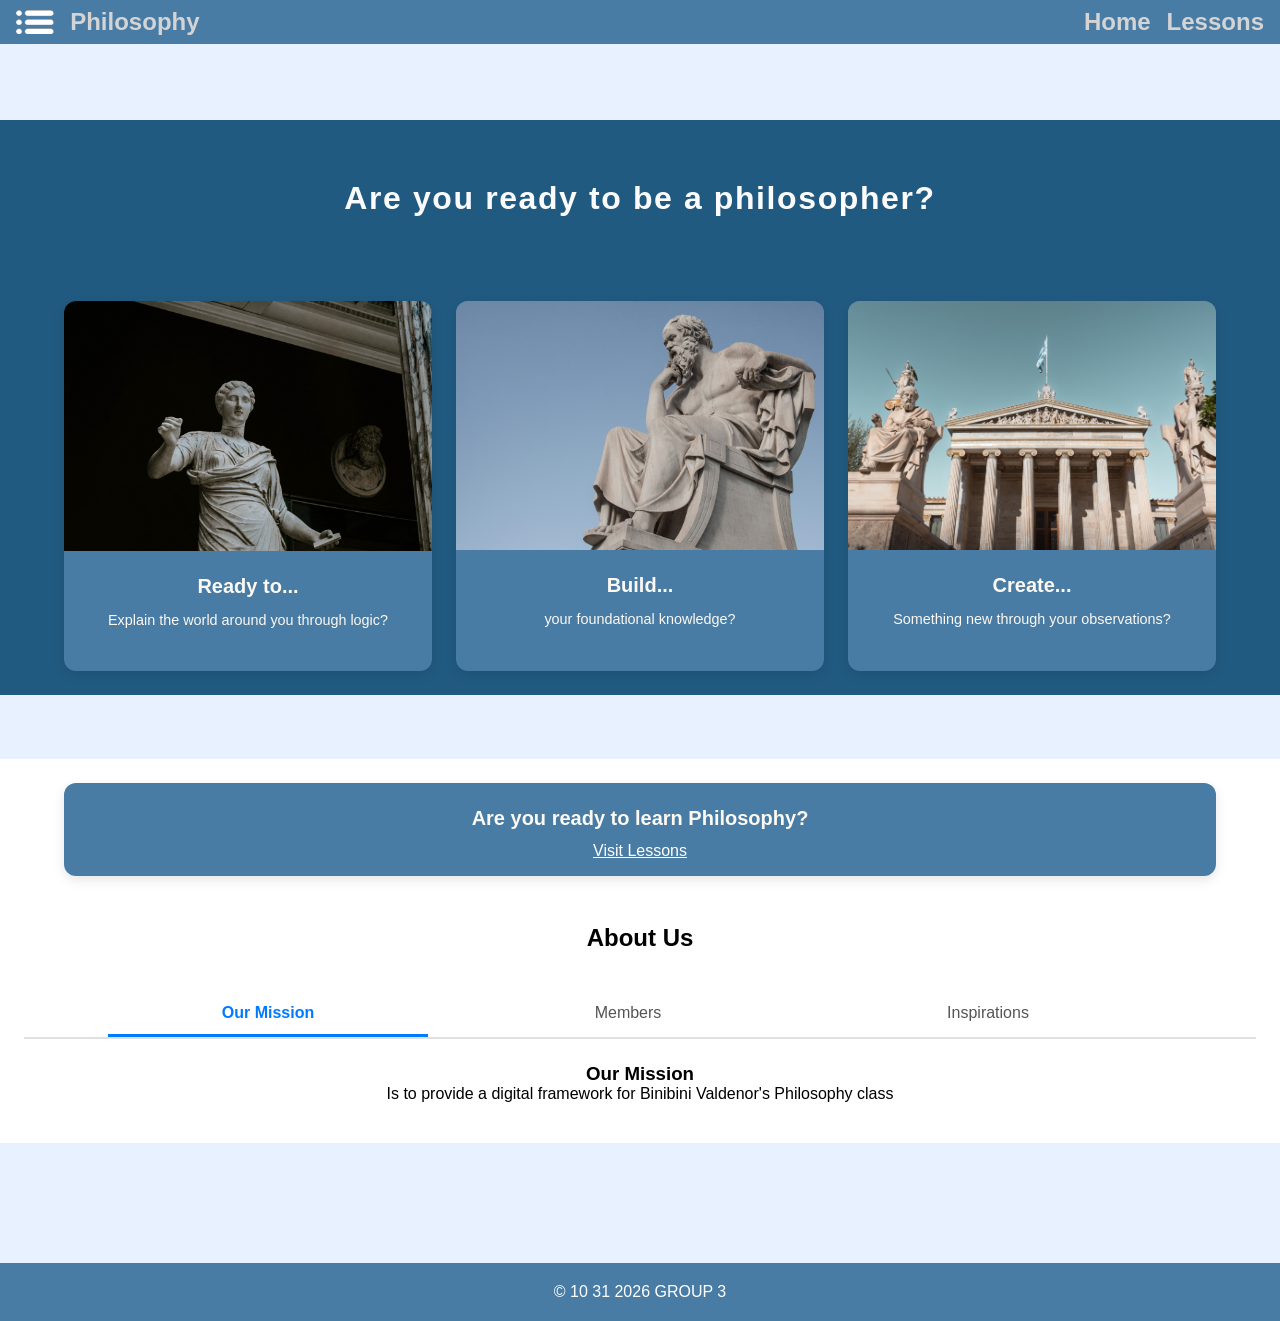
<file: index.html>
<!DOCTYPE html>
<html lang="en">
<head>
    <meta charset="UTF-8">
    <meta name="viewport" content="width=device-width, initial-scale=1.0">
    <title>Home</title>

    <script src="../../src/js/navbar.js" defer></script>
    <link rel="stylesheet" href="../../src/css/index.css">
</head>
<body>
    <div id="navbar-placeholder"></div>

    <div id="WebpageContent">
            <header>
        </nav>
    </header>

    <!--top padding-->
    <section class="PaddingLargeBlue">
    </section>

    <!--first part area-->
    <section id="cardbg">
        <h1>Are you ready to be a philosopher?</h1>
        <div class="card-grid">

  <!-- Card 1 -->
  <div class="card">
    <div class="card-image">
        <img src="../../src/img/pexels-igorejov-20375800.jpg" alt="">
    </div>
    <div class="card-content">
      <h3>Ready to...</h3>
      <p>Explain the world around you through logic?</p>
    </div>
    <div class="card-action">
    </div>
  </div>
  <!-- Card 2 -->
  <div class="card">
    <div class="card-image">
        <img src="../../src/img/pexels-anne-o-sullivan-1478092867-26887007.jpg" alt="">
    </div>
    <div class="card-content">
      <h3>Build...</h3>
      <p>your foundational knowledge?</p>
    </div>
    <div class="card-action">
    </div>
  </div>
  <!-- Card 3 -->
  <div class="card">
    <div class="card-image">
        <img src="../../src/img/pexels-dantemunozphoto-28822019.jpg" alt="">
    </div>
    <div class="card-content">
      <h3>Create...</h3>
      <p>Something new through your observations?</p>
    </div>
    <div class="card-action">
    </div>
  </div>

</section>
</div>

    <!--gap-->
<div class="Padding"></div>

      <!-- prompt -->
       <div id="promptgrid">
  <div id="promptdisplay">
    <div id="prompt">
      <h3>Are you ready to learn Philosophy?</h3>
      <a id="lessonLink" href="../../webpages/main/lecture_category.html">Visit Lessons</a>
    </div>
  </div>
     </div>

    <!--personlized learning-->

<div class="Learning">
    <h2>About Us</h2>
</div>

<div class="Learning">
<!--tablist container-->
<ul class="tab-list" role="tablist" style="display: flex; gap: 1rem; list-style: none; padding: 0;">
    <!--buttons-->
    <li class="tab-item active">
        <a href="#panel-1" class="tab-link" role="tab" aria-selected="true" 
           aria-controls="panel-1">
            Our Mission</a>
    </li>
    
    <li class="tab-item">
        <a href="#panel-2" class="tab-link" role="tab" aria-selected="false" 
           aria-controls="panel-2">
            Members</a>
    </li>
    
    <li class="tab-item">
        <a href="#panel-3" class="tab-link" role="tab" aria-selected="false" 
           aria-controls="panel-3">
            Inspirations</a>
    </li>
</ul>

<!--Tab Panels-->
<div role="tabpanel" id="panel-1" class="tab-panel active" style="display: block;">
    <h3>Our Mission</h3>
    <p>Is to provide a digital framework for Binibini Valdenor's Philosophy class</p>
</div>

<div role="tabpanel" id="panel-2" class="tab-panel" style="display: none;">
    <h3>Members</h3>
    <p>Gimenez <br> Jumawak <br> Palomo <br> Ballesteros <br> Candado <br> Udan <br> Antonio L. <br> Coronel</p>
</div>

<div role="tabpanel" id="panel-3" class="tab-panel" style="display: none;">
    <h3>Inspirations</h3>
    <p>MIT OpenCourseWare <br> Khan Academy</p>
</div>

<script>
    const links = document.querySelectorAll('.tab-link');
    const items = document.querySelectorAll('.tab-item');
    const panels = document.querySelectorAll('.tab-panel');

    links.forEach(link => {
      link.addEventListener('click', (e) => {
        e.preventDefault();

        
        items.forEach(item => item.classList.remove('active'));
        links.forEach(l => l.setAttribute('aria-selected', 'false'));
        panels.forEach(p => {
            p.classList.remove('active');
            p.style.display = 'none'; 
        });

        
        link.parentElement.classList.add('active');
        link.setAttribute('aria-selected', 'true');

        
        const targetId = link.getAttribute('aria-controls');
        const targetPanel = document.getElementById(targetId);
        if (targetPanel) {
            targetPanel.classList.add('active');
            targetPanel.style.display = 'block'; 
        }
      });
    });
</script>

</div>


















     




    <!--bottom padding-->
    <section class="PaddingLargeBlue"></section>


    <footer>
        <p>© 10 31 2026 GROUP 3</p>
    </footer>
    </div>
</body>
</html>
</file>
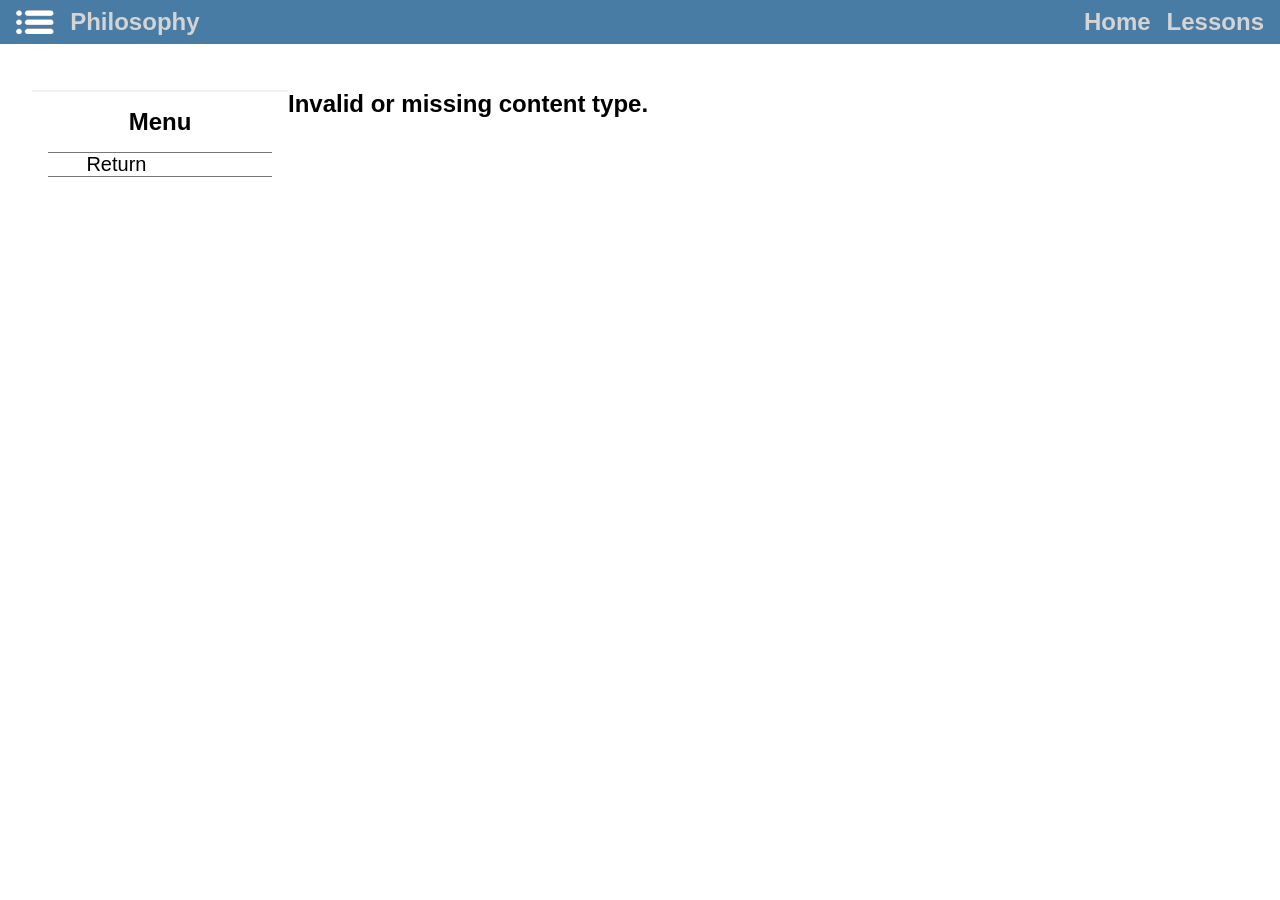
<file: displayer.html>
<!DOCTYPE html>
<html lang="en">
<head>
    <meta charset="UTF-8">
    <meta name="viewport" content="width=device-width, initial-scale=1.0">
    <title>Learning Page</title>

    <script src="../../src/js/navbar.js" defer></script>
    <script src="../../src/js/displayHandler.js" defer></script>

    <link rel="stylesheet" href="../../src/css/displayer.css">
    
</head>
<body>
    <div id="navbar-placeholder"></div>

    <div id="webpageContent">


         <div id="Topbar"></div>


        <div id="MainPart">
            <div id="LeftPanel">
                <h4 class="currentDisplay">Menu</h4>
                <ul class="lessonOrder">
                    <li><a href="../../webpages/main/lecture_category.html">Return</a></li>
                </ul>
            </div>


            <div id="panel-displayer">

            </div>

        </div>

    </div>
</body>



</html>
</file>
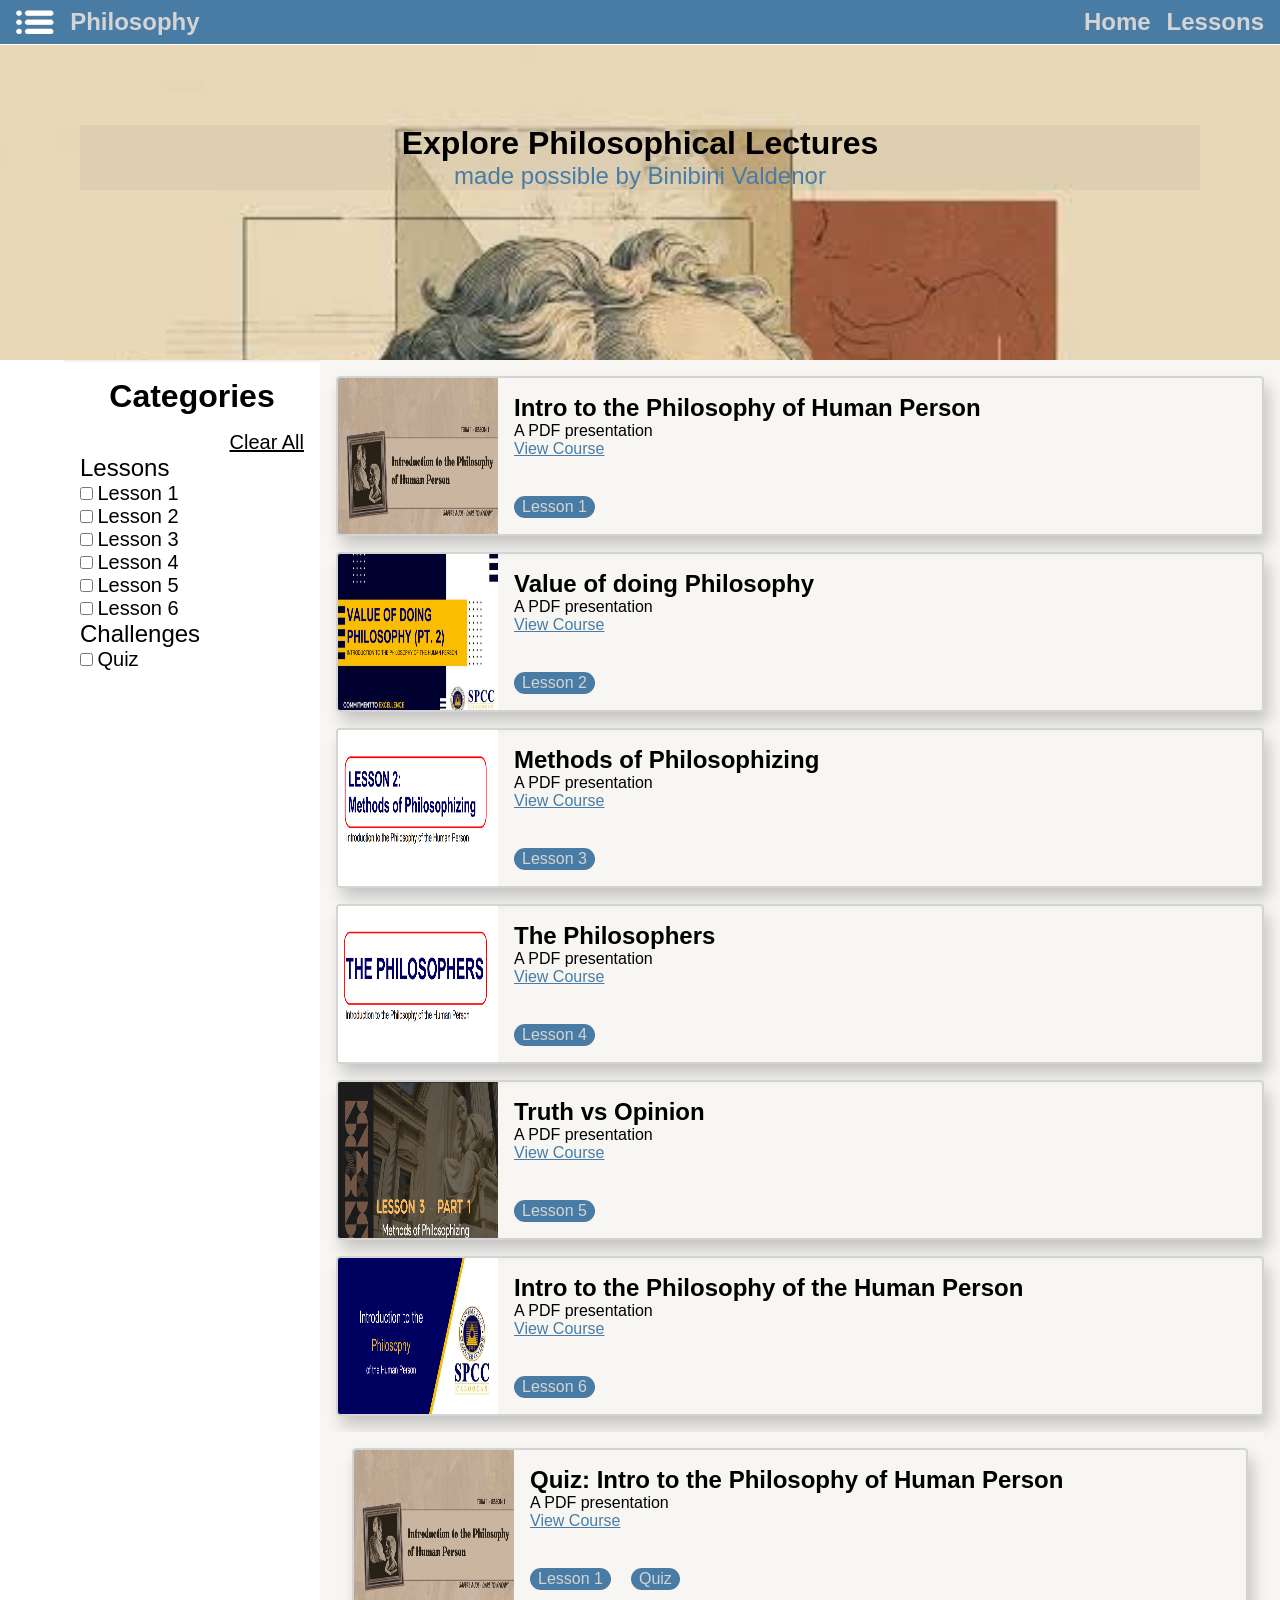
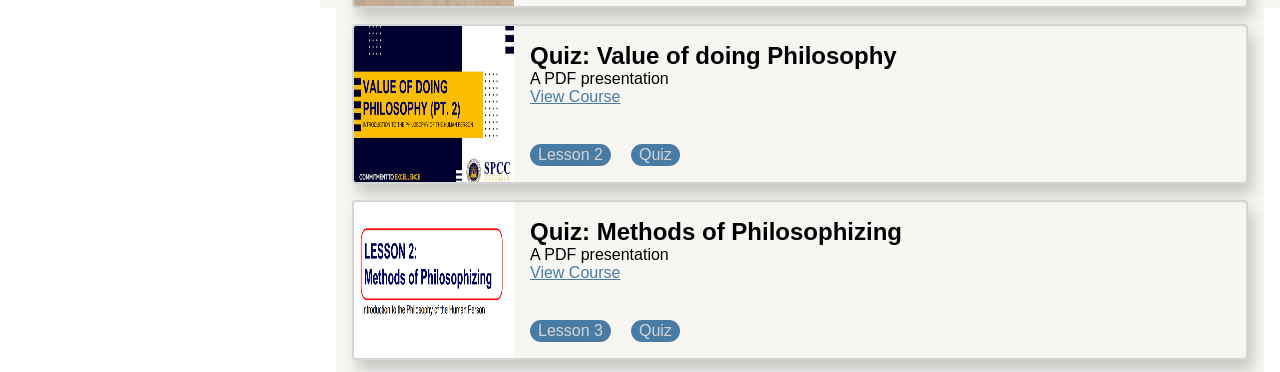
<file: lecture_category.html>
<!DOCTYPE html>
<html lang="en">
<head>
    <meta charset="UTF-8">
    <meta name="viewport" content="width=device-width, initial-scale=1.0">
    <title>Lessons</title>

    <script src="../../src/js/navbar.js" defer></script>
    <script src="../../src/js/sortHandler.js" defer></script>
    <link rel="stylesheet" href="../../src/css/lecturecategory.css">
    
</head>
<body>
    <div id="navbar-placeholder"></div>

    <div id="webpageContent">

        <div id="Topbar">

            <h2>Explore Philosophical Lectures</h2>
            <h3>made possible by Binibini Valdenor</h3>

        </div>

        <div id="MainPart">
            <div id="Leftbar">
                <h4>Categories</h4>
                <div id="clearCheckboxesLeftBarDiv"><button class="clearCheckboxes">Clear All</button></div>
                <ul>
                    <dl>Lessons</dl>
                    <li>
                        <input type="checkbox" value="l1" class="filterCheckbox">
                        <label for="l1">Lesson 1</label>
                    </li>
                    <li>
                        <input type="checkbox" value="l2" class="filterCheckbox">
                        <label for="l2">Lesson 2</label>
                    </li>
                    <li>
                        <input type="checkbox" value="l3" class="filterCheckbox">
                        <label for="l3">Lesson 3</label>
                    </li>
                    <li>
                        <input type="checkbox" value="l4" class="filterCheckbox">
                        <label for="l4">Lesson 4</label>
                    </li>
                    <li>
                        <input type="checkbox" value="l5" class="filterCheckbox">
                        <label for="l5">Lesson 5</label>
                    </li>
                    <li>
                        <input type="checkbox" value="l6" class="filterCheckbox">
                        <label for="l6">Lesson 6</label>
                    </li>
                    <dl>Challenges</dl>
                     <li>
                        <input type="checkbox" value="Quiz" class="filterCheckbox">
                        <label for="Quiz">Quiz</label>
                    </li>

                </ul>
            </div>


            <div id="CardHolder">

                <div class="Card">
                    <img src="../../src/img/l1.png">
                    <div class="CardContent">
                        <div class="TextArea">
                            <h2>Intro to the Philosophy of Human Person</h2>
                            <p>A PDF presentation</p>
                            <a href="displayer.html?type=lecture&id=1A">View Course</a>
                        </div>

                        <ul class="GenreTags">
                            <li class="l1">Lesson 1</li>
                        </ul>
                    </div>
                </div>

               <div class="Card">
                    <img src="../../src/img/l2.png">
                    <div class="CardContent">
                        <div class="TextArea">
                            <h2>Value of doing Philosophy</h2>
                            <p>A PDF presentation</p>
                            <a href="displayer.html?type=lecture&id=2A">View Course</a>
                        </div>

                        <ul class="GenreTags">
                            <li class="l2">Lesson 2</li>
                        </ul>
                    </div>
                </div>

                <div class="Card">
                    <img src="../../src/img/l3.png">
                    <div class="CardContent">
                        <div class="TextArea">
                            <h2>Methods of Philosophizing</h2>
                            <p>A PDF presentation</p>
                            <a href="displayer.html?type=lecture&id=3A">View Course</a>
                        </div>

                        <ul class="GenreTags">
                            <li class="l3">Lesson 3</li>
                        </ul>
                    </div>
                </div>

                <div class="Card">
                    <img src="../../src/img/l4.png">
                    <div class="CardContent">
                        <div class="TextArea">
                            <h2>The Philosophers</h2>
                            <p>A PDF presentation</p>
                            <a href="displayer.html?type=lecture&id=4A">View Course</a>
                        </div>

                        <ul class="GenreTags">
                            <li class="l4">Lesson 4</li>
                        </ul>
                    </div>
                </div>
                <div class="Card">
                    <img src="../../src/img/l5.png">
                    <div class="CardContent">
                        <div class="TextArea">
                            <h2>Truth vs Opinion</h2>
                            <p>A PDF presentation</p>
                            <a href="displayer.html?type=lecture&id=5A">View Course</a>
                        </div>

                        <ul class="GenreTags">
                            <li class="l5">Lesson 5</li>
                        </ul>
                    </div>
                </div>
                <div class="Card">
                    <img src="../../src/img/l6.png">
                    <div class="CardContent">
                        <div class="TextArea">
                            <h2>Intro to the Philosophy of the Human Person</h2>
                            <p>A PDF presentation</p>
                            <a href="displayer.html?type=lecture&id=6A">View Course</a>
                        </div>

                        <ul class="GenreTags">
                            <li class="l6">Lesson 6</li>
                        </ul>
                    </div>
                </div>



                



                <div id="CardHolder">

                <div class="Card">
                    <img src="../../src/img/l1.png">
                    <div class="CardContent">
                        <div class="TextArea">
                            <h2>Quiz: Intro to the Philosophy of Human Person</h2>
                            <p>A PDF presentation</p>
                            <a href="displayer.html?type=quiz&id=1A">View Course</a>
                        </div>

                        <ul class="GenreTags">
                            <li class="l1">Lesson 1</li>
                            <li class="Quiz">Quiz</li>
                        </ul>
                    </div>
                </div>

               <div class="Card">
                    <img src="../../src/img/l2.png">
                    <div class="CardContent">
                        <div class="TextArea">
                            <h2>Quiz: Value of doing Philosophy</h2>
                            <p>A PDF presentation</p>
                            <a href="displayer.html?type=quiz&id=2A">View Course</a>
                        </div>

                        <ul class="GenreTags">
                            <li class="l2">Lesson 2</li>
                            <li class="Quiz">Quiz</li>
                        </ul>
                    </div>
                </div>

                <div class="Card">
                    <img src="../../src/img/l3.png">
                    <div class="CardContent">
                        <div class="TextArea">
                            <h2>Quiz: Methods of Philosophizing</h2>
                            <p>A PDF presentation</p>
                            <a href="displayer.html?type=quiz&id=3A">View Course</a>
                        </div>

                        <ul class="GenreTags">
                            <li class="l3">Lesson 3</li>
                            <li class="Quiz">Quiz</li>
                        </ul>
                    </div>
                </div>


            </div>

        </div>

    </div>
</body>



</html>
</file>
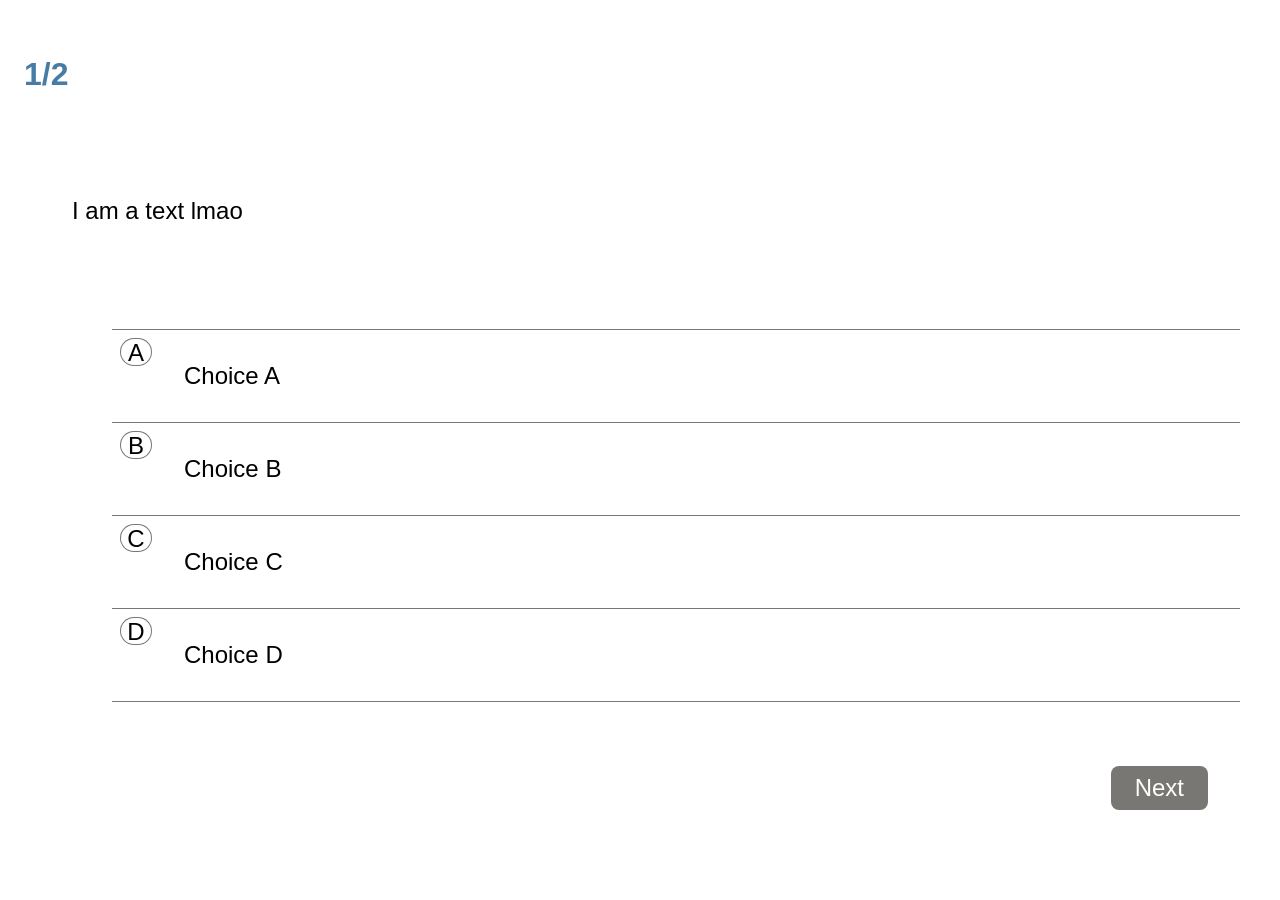
<file: src/html/quiz.html>
<!DOCTYPE html>
<html lang="en">
<head>
    <link rel="stylesheet" href="../../src/css/displayed.css">
</head>
<body>

    <div class="content">
        <h3 class="statusText">1/2</h3>
        <div class="mainContent">
            <p class="mainText">
                I am a text lmao
            </p>

            <ol class="multipleChoice">
                <li id="cA"><button class="choice" value="cA"> <div class="circleChoice"><p>A</p></div> <p class="choiceText">Choice A</p></button></li>
                <li id="cB"><button class="choice" value="cB"> <div class="circleChoice"><p>B</p></div> <p class="choiceText">Choice B</p></button></li>
                <li id="cC"><button class="choice" value="cC"> <div class="circleChoice"><p>C</p></div> <p class="choiceText">Choice C</p></button></li>
                <li id="cD"><button class="choice" value="cD"> <div class="circleChoice"><p>D</p></div> <p class="choiceText">Choice D</p></button></li>
            </ol>
        </div>

        <div class="footer">
            <button id="nextButton">Next</button>
        </div>
    </div>

    <!-- Victory panel starts hidden -->
    <div class="victoryPanel">
        <h3 class="score">Score: N/A</h3>
        <h4 class="accuracy">Accuracy: 0%</h4>
        <p>Keep it up! Win or lose, keep challenging yourself!</p>
    </div>

</body>
</html>
</file>
<file: src/css/index.css>
@import url('../css/boilerplate.css');

.Padding {
    padding: 2rem 1.25rem;
    background-color: rgb(232, 241, 255);
}
/*PaddingLarge*/
.PaddingLargeBlue {
    padding: 3.75rem 1.25rem;
    background-color: rgb(232, 241, 255);
}

footer {
    text-align: center;
    background-color: rgb(72, 124, 165);;
    color: white;
    padding: 1.25rem;
}

/*first content*/

#cardbg h1 {
    font-family: 'Gill Sans', 'Gill Sans MT', Calibri, 'Trebuchet MS', sans-serif Bold;
    font-size: 2rem;
    color: rgb(251, 251, 251);
    letter-spacing: 0.1rem;
    text-align: center;
    padding: 3.75rem 1.25rem;
}

#cardbg {
    background-color: rgb(33, 90, 128);
}

#cardbg img {
    justify-content: right;
}

.card-grid {
  display: grid;
  grid-template-columns: repeat(auto-fit, minmax(320px, 1fr));
  gap: 1.5rem;
  max-width: 1200px;
  margin: 0 auto;
  padding: 1.5rem;
}

/* Individual Card Styling */
.card {
  background-color: rgb(72, 124, 165); 
  border-radius: 0.75rem;
  overflow: hidden;
  display: flex;
  flex-direction: column;
  box-shadow: 0 0.25rem 0.75rem rgba(0, 0, 0, 0.1);
  transition: transform 0.2s ease;
}

.card:hover {
  transform: scale(1.1);
}

/* Image Section */
.card-image {
  width: 100%;
  height: 11.25 rem;
  overflow: hidden;
}

.card-image img {
  width: 100%;
  height: 100%;
  object-fit: cover;
}

/* Content Section */
.card-content {
  padding: 1.5rem 1.5rem 1rem;
  text-align: center;
  flex-grow: 1;
}

.card-content h3 {
  font-size: 1.25rem;
  font-weight: 700;
  color: rgb(252, 248, 242);
  margin-bottom: 0.75rem;
}

.card-content p {
  font-size: 0.9rem;
  color: rgb(252, 248, 242);
  line-height: 1.5;
}

.card-action {
  padding: 0 1.5rem 1.5rem;
}

.dropdown-btn {
  width: 100%;
  background-color: rgb(255, 255, 255);
  border: 0.063rem solid rgb(219, 219, 219);
  border-radius: 8px;
  padding: 0.75rem 1rem;
  display: flex;
  justify-content: space-between;
  align-items: center;
  font-size: 0.9rem;
  color: #333;
  cursor: pointer;
  box-shadow: 0 0.063rem 0.188rem rgba(0, 0, 0, 0.05);
  transition: background-color 0.2s;
}

.dropdown-btn:hover {
  background-color: rgb(249, 249, 249);
}

.dropdown-btn .arrow {
  font-size: 0.75rem;
  color: #666;
}


/* Prompt */
#promptgrid {
  display: grid;
  grid-template-columns: repeat(auto-fit, minmax(320px, 1fr));
  gap: 1.5rem;
  max-width: 1200px;
  margin: 0 auto;
  padding: 1.5rem;
}


#promptdisplay {
  background-color: rgb(72, 124, 165); 
  border-radius: 0.75rem;
  overflow: hidden;
  display: flex;
  flex-direction: column;
  box-shadow: 0 0.25rem 0.75rem rgba(0, 0, 0, 0.1);
  transition: transform 0.2s ease;
}
/* Content Section */
#prompt {
  padding: 1.5rem 1.5rem 1rem;
  text-align: center;
  flex-grow: 1;
}

#prompt h3 {
  font-size: 1.25rem;
  font-weight: 700;
  color: rgb(252, 248, 242);
  margin-bottom: 0.75rem;
}

#prompt p {
  font-size: 0.9rem;
  color: rgb(252, 248, 242);
  line-height: 1.5;
}

.Learning {
  text-align: center;
  padding: 1.5rem 1.5rem 1rem;
  flex-grow: 1;  
}

.Learning h2 {
    font-size: var(--font-bit-big);
}

/* Tab Navigation List */
.tab-list {
      justify-content: center;
      display: flex;
      list-style: none;
      padding: 0;
      margin: 0;
      border-bottom: 2px solid #e0e0e0;
      background-color: #ffffff;
    }

    /* Tab Item Container */
.tab-item {
      margin-right: 1.5rem;
    }

    /* Tab Link/Button */.tab-link {
      display: inline-block;
      align-content: center;
      width: 20rem;
      padding: 0.75rem 1rem;
      text-decoration: none;
      color: #555555;
      font-weight: 500;
      border-bottom: 3px solid transparent;
      transition: all 0.2s ease;
    }

    /* Active State Styling */
.tab-item.active .tab-link,
.tab-link[aria-selected="true"] {
      color: #007bff;
      border-bottom-color: #007bff;
      font-weight: 700;
    }

    /* Tab Content Panels */
.tab-panel {
      display: none;
      padding: 1.5rem 0;
    }

.tab-panel.active {
      display: block;
    }



#lessonLink {
  color: white;
}
</file>
<file: src/css/displayer.css>
@import url('../css/boilerplate.css');

#webpageContent {
    color: var(--text-color1);
    display: flex;
    flex-direction: column;

    min-height: 100vh;
    width: 100%;
}

#navbar-placeholder {
    position: fixed;
    top: 0;
    z-index: 9999;
    height: fit-content;
}




#Topbar {
    flex: 1;
    min-height: 5vh;
    width: 100%;
    max-height: 5vh;
    margin-top: 5vh;

    padding: 1rem;
    justify-content: center;
    align-items: center;
}



#MainPart {
    display: flex;
    width: 100%;
    flex-direction: row;
    align-items: stretch; 
    flex: 1;
}


#LeftPanel {
    border-top: solid 2px var(--light-gray);

    width: 20vw;
    margin-left: 2.5vw;
    flex-shrink: 0;

    padding: 1rem;
    position: relative;
    z-index: 10;

    /*background-color: blue;    */
}


.currentDisplay {
    text-align: center;
    font-size: var(--font-bit-big);
    margin-bottom: 1rem;
}

.lessonOrder > li {
    border-top: solid 1px var(--text-color2);
    border-bottom: solid 1px var(--text-color2);
}

.lessonOrder > li:hover {
    background-color: var(--light-gray);
    cursor: pointer;
}

.lessonOrder > li > a {
    cursor: pointer;
    background-color: transparent;
    color: var(--text-color1);
    text-decoration: none;
    font-size: var(--font-bit-bit-big);
    border: 0px;
    
    padding: 1rem;

    text-align: left;
    margin-left: 10%;
    width: 90%;
    height: 100%;
}

#clearCheckboxesLeftBarDiv {
    display: flex;
    justify-content: right;
}

.clearCheckboxes {
    font-size: var(--font-bit-big);
    background-color: transparent;
    border: 0px;
    text-decoration: underline;
    cursor: pointer;
}








#panel-displayer {
    position: relative;
    box-sizing: border-box;
    flex: 1; 
}
</file>
<file: src/css/lecturecategory.css>
@import url('../css/boilerplate.css');


#webpageContent {
    color: var(--text-color1);
    display: flex;
    flex-direction: column;

    min-height: 100vh;
    width: 100%;
}

#navbar-placeholder {
    position: fixed;
    top: 0;
    z-index: 9999;
    height: fit-content;
}

#Topbar {
    flex: 1;
    min-height: 35vh;
    width: 100%;
    margin-top: 5vh;

    padding: 5rem;
    justify-content: center;
    align-items: center;



    background-image: url(../../src/img/philosopher.jpg);
    background-repeat: no-repeat;
    background-size: cover;
    background-attachment: fixed;

    
}

#Topbar > h2 {
    font-size: var(--font-big);
    text-align: center;

    background-color: rgb(50,50,50,0.05);
}

#Topbar > h3 {
    font-size: var(--font-bit-big);
    color: var(--blue);
    font-weight: normal;
    text-align: center;

    background-color: rgb(50,50,50,0.05);
}



#MainPart {
    display: flex;
    width: 100%;
    flex-direction: row;
    align-items: stretch; 
    flex: 1;
}

#Leftbar {
    border-top: solid 2px var(--light-gray);

    width: 20vw;
    margin-left: 5vw;
    flex-shrink: 0;

    padding: 1rem;
    position: relative;
    z-index: 10;
}

#Leftbar > h4 {
    text-align: center;
    font-size: var(--font-big);
    margin-bottom: 1rem;
}

#Leftbar > ul > li > input {
    cursor: pointer;
}

#Leftbar > ul > li > label {
    font-size: var(--font-bit-bit-big);
}

#Leftbar > ul > dl {
    font-size: var(--font-bit-big);
}


#clearCheckboxesLeftBarDiv {
    display: flex;
    justify-content: right;
}

.clearCheckboxes {
    font-size: var(--font-bit-bit-big);
    background-color: transparent;
    border: 0px;
    text-decoration: underline;
    cursor: pointer;
}




#CardHolder {
    display: grid;
    grid-template-columns: 100%; 
    grid-auto-rows: 10rem; 
    gap: 1rem;
    background-color: var(--cream);
    padding: 1rem;
    box-sizing: border-box;

    flex: 1; 
    min-height: 60vh; 
}

.Card {
    overflow: hidden;
    display: flex;
    background-color: var(--itext-color2);
    border: 2px solid var(--itext-color1);
    box-shadow: 5px 10px 15px rgba(0, 0, 0, 0.2);
    border-radius: .25rem;
}

.Card > img {
    height: 10rem;
    width: 10rem;
}

.CardContent {
    padding: 1rem;

    display: flex;
    flex-direction: column;

    justify-content: space-between;
}

.GenreTags {
    display: flex;
    list-style: none;
    padding: 0px;
    margin: 0px;
    gap: 20px;
}

.TextArea > a {
    position: relative;

    cursor: pointer;
    color: var(--blue);

    z-index: 100;
}

.GenreTags > li {
    background-color: var(--blue);
    color: var(--itext-color1);

    padding: 0.125rem;
    padding-left: 0.5rem;
    padding-right: 0.5rem;
    border-radius: 1rem;

}
</file>
<file: src/css/displayed.css>
@import url('../css/boilerplate.css');


p {
    font-size: var(--font-bit-big);
}


.content {
    height: 100%;
    width: 100%;

    padding: 1rem;

    min-height: 40vh;
}

.mainContent {
    display: flex;
    flex-direction: column;
    justify-content: space-between;

    padding: 3rem;
}



.statusText {
    color: var(--blue);
    font-size: var(--font-big);
    font-weight: bold;
}


.multipleChoice {
    list-style-type: none;
    margin-top: 5rem;
}

#cA {
    border-top: solid 1px var(--text-color2);
}

.multipleChoice > li {
    border-bottom: solid 1px var(--text-color2);
    /*border-top: solid 1px var(--text-color2);*/
}

.multipleChoice > li:hover {
    background-color: var(--light-gray);
}


.multipleChoice > li > button {
    display: flex;
    flex-direction: row;

    background-color: transparent;
    padding: 0.5rem;

    border: 0px;
    height: 100%;
    width: 100%;
}

.multipleChoice > li > button:hover {
    cursor: pointer;
}

.circleChoice {
    display: flex; 
    justify-content: center;
    align-items: center;

    margin-right: 2rem;
    background-color: var(--text-color2);
    height: 1.75rem;
    width: 2rem;
    border-radius: 1rem;
}

.circleChoice > p {
    width: 95%;
    height: 95%;
    border-radius: 1rem;
    background-color: white;
}

.multipleChoice > li[chosen] {
    background-color: var(--light-blue);
}

.multipleChoice > li[correct] {
    background-color: var(--green);
}



.footer {
    display: flex;
    flex-direction: row-reverse;
    padding-right: 5rem;
}

#nextButton {
    font-size: var(--font-bit-big);
    border: 0px;


    padding: 0.5rem;
    border-radius: 0.5rem;

    color: white;
    background-color: var(--text-color2);

    padding-left: 1.5rem;
    padding-right: 1.5rem;
}

#nextButton[allowedToCheck] {
    background-color: var(--green);
}

#nextButton[allowedToCheck]:hover {
    cursor: pointer;
}


#nextButton[allowedToNext] {
    background-color: var(--blue);
}

#nextButton[allowedToNext]:hover {
    cursor: pointer;
}


.victoryPanel {
    display: none;
    position: absolute;
    top: 0;
    left: 0;
    
    color: white;
    background-color: var(--dark-green);
    width: 100%;
    height: 100%;
    padding: 5rem;

    flex-direction: column;
    justify-content: center;
    text-align: center;

    z-index: 10;
}

.victoryPanel.active {
    display: flex;
}

.score {
    font-size: var(--font-XXL);    
}
.accuracy {
    font-size: var(--font-bigger);
}

.victoryPanel > p {
    font-size: var(--font-big);
}
</file>
